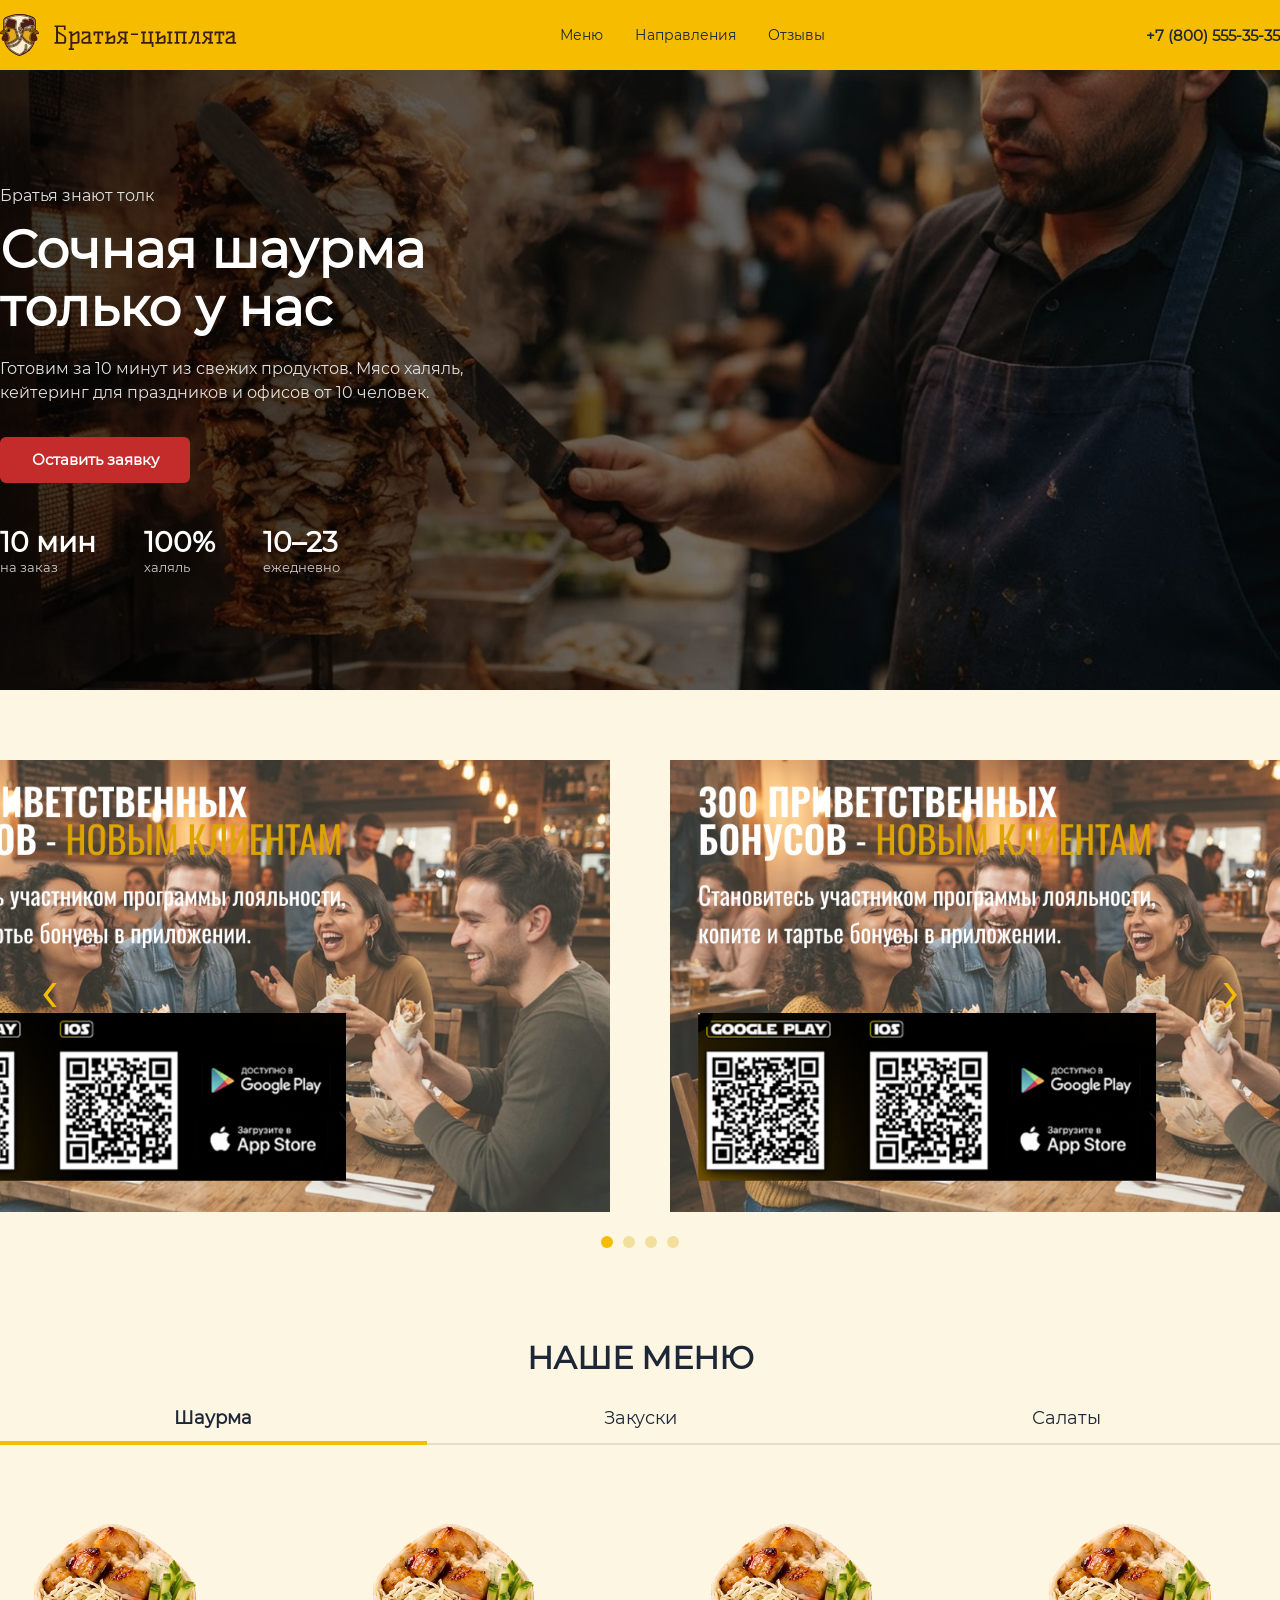
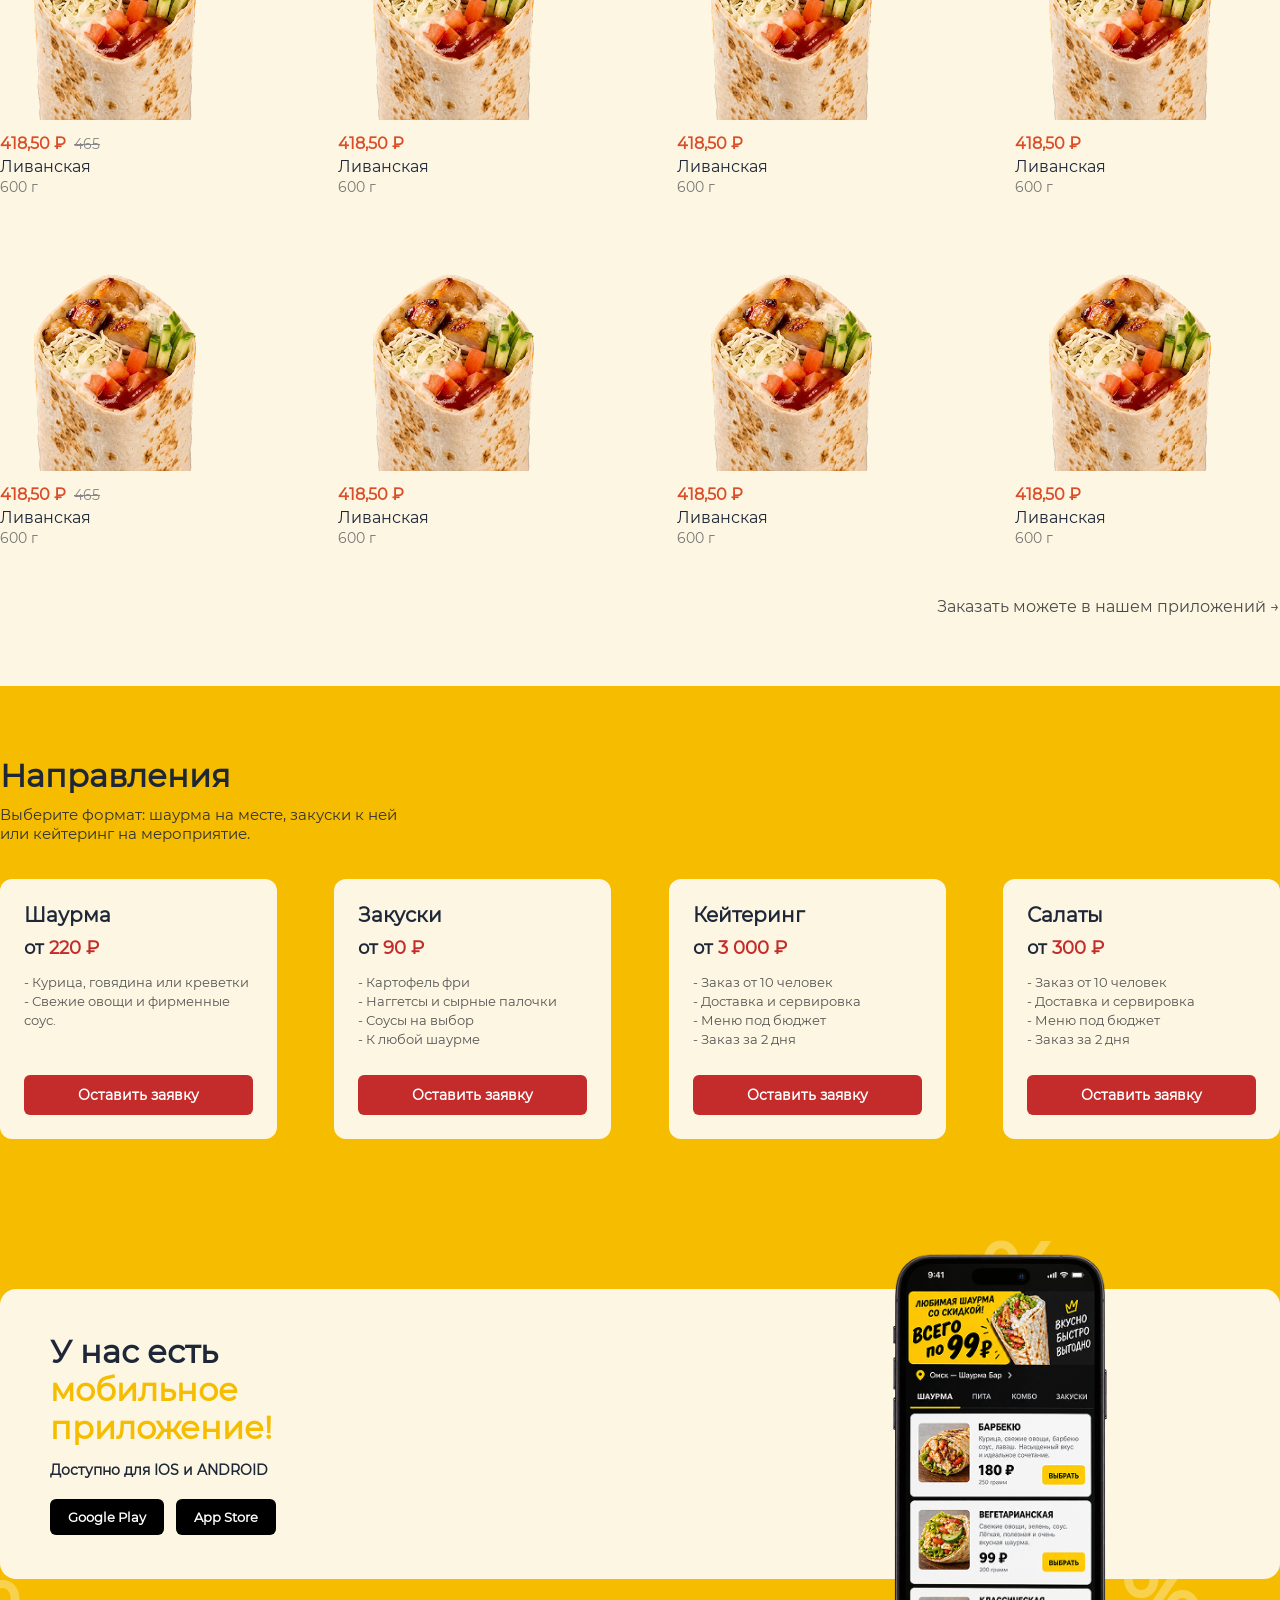
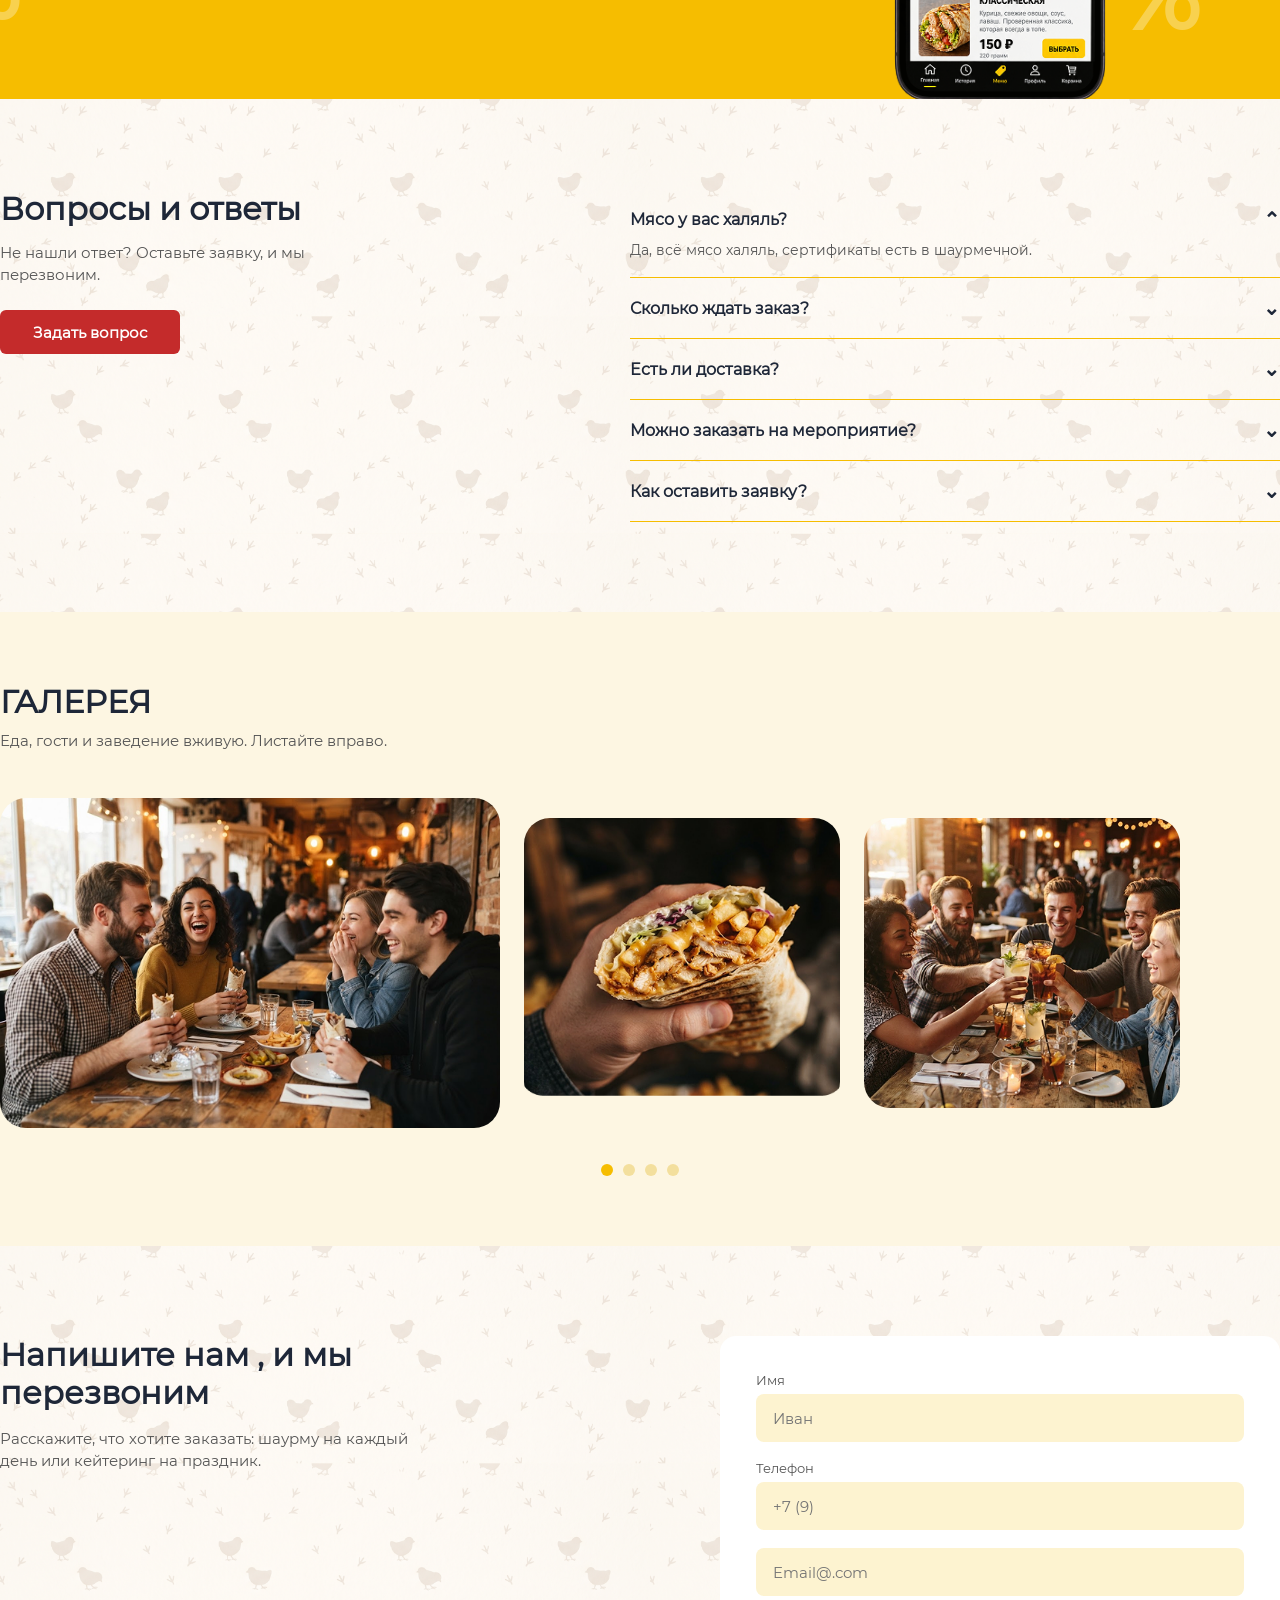
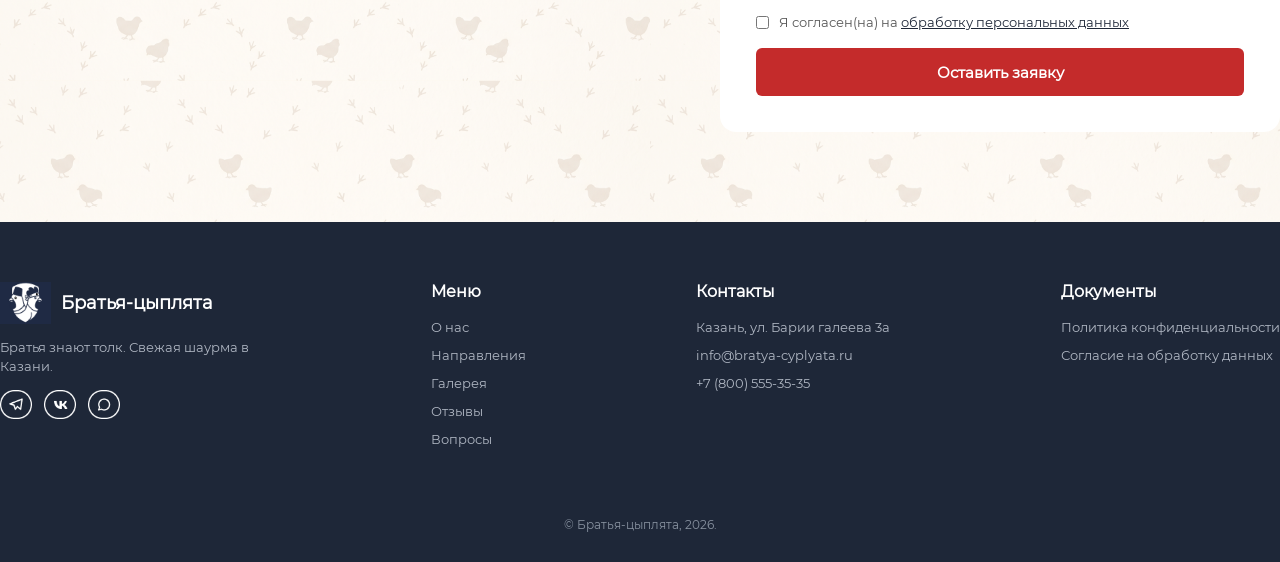
<file: index.html>
<!DOCTYPE html>
<html lang="ru">

<head>
    <meta charset="UTF-8">
    <meta name="viewport" content="width=device-width, initial-scale=1.0">
    <title>Братья-цыплята</title>
    <link rel="stylesheet" href="css/style.css">
    <link rel="shortcut icon" href="image/петуф.png" type="image/png">
</head>

<body>


    <header>
        <div class="header-block container">
            <a href="#" class="logo">
                <img src="image/лого.svg" alt="Логотип Братья-цыплята">
            </a>
            <nav>
                <a href="#menu">Меню</a>
                <a href="#directions">Направления</a>
                <a href="#gallery">Отзывы</a>
            </nav>
            <a href="tel:+78005553535" class="phone">+7 (800) 555-35-35</a>
        </div>
    </header>


    <main>

        <!-- Блок 1: Первый экран -->
        <section class="hero">
            <div class="hero-block container">
                <div class="hero-text">
                    <span>Братья знают толк</span>
                    <h1>Сочная шаурма<br>только у нас</h1>
                    <p>Готовим за 10 минут из свежих продуктов. Мясо халяль, кейтеринг для праздников и офисов от 10 человек.</p>
                    <a href="#feedback" class="btn">Оставить заявку</a>
                    <div class="hero-stats">
                        <div>
                            <strong>10 мин</strong>
                            <span>на заказ</span>
                        </div>
                        <div>
                            <strong>100%</strong>
                            <span>халяль</span>
                        </div>
                        <div>
                            <strong>10–23</strong>
                            <span>ежедневно</span>
                        </div>
                    </div>
                </div>
            </div>
        </section>

        <!-- Блок 2: Слайдер акций -->
        <section class="promo">
            <div class="promo-slider">
                <button type="button" class="arrow-left" onclick="movePromo(-1)">‹</button>



                <div class="promo-vce">
                    <div class="promo-reklama">
                        <img src="image/реклама.png" alt="">
                    </div>
                    <div class="promo-reklama">
                        <img src="image/реклама.png" alt="">
                    </div>
                    <div class="promo-reklama">
                        <img src="image/реклама.png" alt="">
                    </div>
                    <div class="promo-reklama">
                        <img src="image/реклама.png" alt="">
                    </div>
                    <div class="promo-reklama">
                        <img src="image/реклама.png" alt="">
                    </div>
                    <div class="promo-reklama">
                        <img src="image/реклама.png" alt="">
                    </div>
                </div>



                <button type="button" class="arrow-right" onclick="movePromo(1)">›</button>
            </div>



            <div class="promo-dots">
                <span class="active" onclick="setPromo(0)"></span>
                <span onclick="setPromo(1)"></span>
                <span onclick="setPromo(2)"></span>
                <span onclick="setPromo(3)"></span>
            </div>


        

        </section>

        <!-- Блок 3: Наше меню -->
        <section id="menu" class="menu container">
            <div class="title">
                <h2>НАШЕ МЕНЮ</h2>
            </div>



            <div class="menu-tabs">
                <button type="button" class="active" onclick="changeMenu(0)">Шаурма</button>
                <button type="button" onclick="changeMenu(1)">Закуски</button>
                <button type="button" onclick="changeMenu(2)">Салаты</button>
                <span class="tab-line"></span>
            </div>



            <div class="cards-block">


                <div class="card">
                    <img src="image/шаверма-1.png" alt="">
                    <div class="denga">
                        <b>418,50 ₽</b>
                        <s>465</s>
                    </div>
                    <h3>Ливанская</h3>
                    <p>600 г</p>
                </div>

                <div class="card">
                    <img src="image/шаверма-1.png" alt="">
                    <div class="denga">
                        <b>418,50 ₽</b>
                    </div>
                    <h3>Ливанская</h3>
                    <p>600 г</p>
                </div>

                <div class="card">
                    <img src="image/шаверма-1.png" alt="">
                    <div class="denga">
                        <b>418,50 ₽</b>
                    </div>
                    <h3>Ливанская</h3>
                    <p>600 г</p>
                </div>

                <div class="card">
                    <img src="image/шаверма-1.png" alt="">
                    <div class="denga">
                        <b>418,50 ₽</b>
                    </div>
                    <h3>Ливанская</h3>
                    <p>600 г</p>
                </div>

                <div class="card">
                    <img src="image/шаверма-1.png" alt="">
                    <div class="denga">
                        <b>418,50 ₽</b>
                        <s>465</s>
                    </div>
                    <h3>Ливанская</h3>
                    <p>600 г</p>
                </div>

                <div class="card">
                    <img src="image/шаверма-1.png" alt="">
                    <div class="denga">
                        <b>418,50 ₽</b>
                    </div>
                    <h3>Ливанская</h3>
                    <p>600 г</p>
                </div>

                <div class="card">
                    <img src="image/шаверма-1.png" alt="">
                    <div class="denga">
                        <b>418,50 ₽</b>
                    </div>
                    <h3>Ливанская</h3>
                    <p>600 г</p>
                </div>

                <div class="card">
                    <img src="image/шаверма-1.png" alt="">
                    <div class="denga">
                        <b>418,50 ₽</b>
                    </div>
                    <h3>Ливанская</h3>
                    <p>600 г</p>
                </div>


            </div>

            <div class="menu-prilozenie">
                <a href="#app">Заказать можете в нашем приложений →</a>
            </div>
        </section>

        <!-- Блок 4: Направления -->
        <section id="directions" class="napravlenie">
            <div class="container">
                <div class="title">
                    <h2>Направления</h2>
                    <p>Выберите формат: шаурма на месте, закуски к ней или кейтеринг на мероприятие.</p>
                </div>

                <div class="napravlenie-block">


                    <div class="napravlenie-card">
                        <div>
                            <h3>Шаурма</h3>
                            <h4>от <span>220 ₽</span></h4>
                            <p>- Курица, говядина или креветки<br>- Свежие овощи и фирменные соус.</p>
                        </div>
                        <a href="#feedback" class="btn">Оставить заявку</a>
                    </div>

                    <div class="napravlenie-card">
                        <div>
                            <h3>Закуски</h3>
                            <h4>от <span>90 ₽</span></h4>
                            <p>- Картофель фри<br>- Наггетсы и сырные палочки<br>- Соусы на выбор<br>- К любой шаурме</p>
                        </div>
                        <a href="#feedback" class="btn">Оставить заявку</a>
                    </div>

                    <div class="napravlenie-card">
                        <div>
                            <h3>Кейтеринг</h3>
                            <h4>от <span>3 000 ₽</span></h4>
                            <p>- Заказ от 10 человек<br>- Доставка и сервировка<br>- Меню под бюджет<br>- Заказ за 2 дня</p>
                        </div>
                        <a href="#feedback" class="btn">Оставить заявку</a>
                    </div>

                    <div class="napravlenie-card">
                        <div>
                            <h3>Салаты</h3>
                            <h4>от <span>300 ₽</span></h4>
                            <p>- Заказ от 10 человек<br>- Доставка и сервировка<br>- Меню под бюджет<br>- Заказ за 2 дня</p>
                        </div>
                        <a href="#feedback" class="btn">Оставить заявку</a>
                    </div>


                </div>
            </div>
        </section>

        <!-- Блок 5: Мобильное приложение -->
        <section id="app" class="app">
            <div class="app-block container">
                <span class="percent p1">%</span>
                <span class="percent p2">%</span>
                <span class="percent p3">%</span>
                <span class="percent p4">%</span>

                <div class="app-banner">
                    <div class="app-text">
                        <h2>У нас есть<br><span>мобильное<br>приложение!</span></h2>
                        <p>Доступно для IOS и ANDROID</p>
                        <div class="app-buttons">
                            <a href="#">Google Play</a>
                            <a href="#">App Store</a>
                        </div>
                    </div>
                    <div class="app-img">
                        <img src="image/шаурма-телефон.png" alt="приложение">
                    </div>
                </div>
            </div>
        </section>

        <!-- Блок 6: Вопросы и ответы -->
        <section id="faq" class="big-bymba">
            <div class="big-bymba-block container">
                <div class="big-bymba-left">
                    <h2>Вопросы и ответы</h2>
                    <p>Не нашли ответ? Оставьте заявку, и мы перезвоним.</p>
                    <a href="#feedback" class="btn">Задать вопрос</a>
                </div>

                <div class="big-bymba-right">
                    <div class="big-bymba-item open" onclick="toggleFaq(this)">
                        <div class="big-bymba-head">
                            <h3>Мясо у вас халяль?</h3>
                            <span>⌄</span>
                        </div>
                        <p>Да, всё мясо халяль, сертификаты есть в шаурмечной.</p>
                    </div>

                    <div class="big-bymba-item" onclick="toggleFaq(this)">
                        <div class="big-bymba-head">
                            <h3>Сколько ждать заказ?</h3>
                            <span>⌄</span>
                        </div>
                        <p>Готовим за 10 минут из свежих продуктов прямо при вас.</p>
                    </div>

                    <div class="big-bymba-item" onclick="toggleFaq(this)">
                        <div class="big-bymba-head">
                            <h3>Есть ли доставка?</h3>
                            <span>⌄</span>
                        </div>
                        <p>Да, доставляем горячую шаурму и закуски по всей Казани через наше приложение.</p>
                    </div>

                    <div class="big-bymba-item" onclick="toggleFaq(this)">
                        <div class="big-bymba-head">
                            <h3>Можно заказать на мероприятие?</h3>
                            <span>⌄</span>
                        </div>
                        <p>Да, организуем кейтеринг для праздников и офисов от 10 человек с доставкой и сервировкой.</p>
                    </div>

                    <div class="big-bymba-item" onclick="toggleFaq(this)">
                        <div class="big-bymba-head">
                            <h3>Как оставить заявку?</h3>
                            <span>⌄</span>
                        </div>
                        <p>Заполните форму ниже на сайте, и мы перезвоним вам в течение нескольких минут.</p>
                    </div>
                </div>
            </div>
        </section>

        <!-- Блок 7: Галерея -->
        <section id="gallery" class="gallery">
            <div class="container">
                <div class="title">
                    <h2>ГАЛЕРЕЯ</h2>
                    <p>Еда, гости и заведение вживую. Листайте вправо.</p>
                </div>

                <div class="gallery-slider">
                    <button type="button" class="arrow-left" onclick="moveGallery(-1)">‹</button>


                    <div class="gallery-window">
                        <div class="gallery-track">
                            <img src="image/Фото-гости.png" onerror="this.src='image/Group-65.png'" alt="" class="big" onclick="setGallery(0)">
                            <img src="image/Group-65.png" alt="" onclick="setGallery(1)">
                            <img src="image/Фото-тост.png" onerror="this.src='image/Group-65.png'" alt="" onclick="setGallery(2)">
                            <img src="image/Фото-гости.png" onerror="this.src='image/Group-65.png'" alt="" onclick="setGallery(3)">
                            <img src="image/Group-65.png" alt="" onclick="setGallery(0)">
                            <img src="image/Фото-тост.png" onerror="this.src='image/Group-65.png'" alt="" onclick="setGallery(1)">
                        </div>
                    </div>


                    <button type="button" class="arrow-right" onclick="moveGallery(1)">›</button>
                </div>

                <div class="gallery-dots">
                    <span class="active" onclick="setGallery(0)"></span>
                    <span onclick="setGallery(1)"></span>
                    <span onclick="setGallery(2)"></span>
                    <span onclick="setGallery(3)"></span>
                </div>
            </div>
        </section>

        <!-- Блок 8: Форма обратной связи -->
        <section id="feedback" class="feedback">
            <div class="feedback-block container">
                <div class="feedback-left">
                    <h2>Напишите нам , и мы перезвоним</h2>
                    <p>Расскажите, что хотите заказать: шаурму на каждый день или кейтеринг на праздник.</p>
                </div>



                <div class="feedback-right">
                    <form action="#" method="post">
                        <div class="field">
                            <label>Имя</label>
                            <input type="text" name="name" placeholder="Иван" required>
                        </div>

                        <div class="field">
                            <label>Телефон</label>
                            <input type="tel" name="phone" placeholder="+7 (9)" required>
                        </div>

                        <div class="field">
                            <input type="email" name="email" placeholder="Email@.com" required>
                        </div>

                        <label class="check">
                            <input type="checkbox" name="policy" required>
                            <span>Я согласен(на) на <a href="#">обработку персональных данных</a></span>
                        </label>

                        <button type="submit" class="btn">Оставить заявку</button>
                    </form>
                </div>




            </div>
        </section>

    </main>
    

    <!-- Блок 9: Подвал -->
    <footer>
        <div class="footer-block container">
            <div class="footer-logo">
                <a href="#" class="logo">
                    <img src="image/Group.png" alt="">
                    <span>Братья-цыплята</span>
                </a>
                <p>Братья знают толк. Свежая шаурма в Казани.</p>
                <div class="footer-img">
                    <a href="https://t.me/Mitkit0"><img src="image/social-telegram.png" alt=""></a>
                    <a href="image/стендоффчик.jpg"><img src="image/social-vk.png" alt=""></a>
                    <a href="https://yandex.ru/video/preview/5358267471053482284"><img src="image/social-whatsapp.png" alt=""></a>
                </div>
            </div>

            <div class="footer-col">
                <h3>Меню</h3>
                <a href="#menu">О нас</a>
                <a href="#directions">Направления</a>
                <a href="#gallery">Галерея</a>
                <a href="#gallery">Отзывы</a>
                <a href="#faq">Вопросы</a>
            </div>

            <div class="footer-col">
                <h3>Контакты</h3>
                <p>Казань, ул. Барии галеева 3а</p>
                <a href="mailto:info@bratya-cyplyata.ru">info@bratya-cyplyata.ru</a>
                <a href="tel:+78005553535">+7 (800) 555-35-35</a>
            </div>

            <div class="footer-col">
                <h3>Документы</h3>
                <a href="#">Политика конфиденциальности</a>
                <a href="#">Согласие на обработку данных</a>
            </div>
        </div>

        <div class="footer-bottom container">
            <p>© Братья-цыплята, 2026.</p>
        </div>
    </footer>

    <script>
        /* 1. Слайдер акций */
        let promoIndex = 0;

        function updatePromo() {
            const track = document.querySelector('.promo-track');
            const dots = document.querySelectorAll('.promo-dots span');
            const offset = (promoIndex - 1) * -810;
            track.style.transform = 'translateX(' + offset + 'px)';

            for (let i = 0; i < dots.length; i++) {
                dots[i].classList.remove('active');
            }
            dots[promoIndex].classList.add('active');
        }

        function movePromo(step) {
            promoIndex = promoIndex + step;
            if (promoIndex > 3) {
                promoIndex = 0;
            }
            if (promoIndex < 0) {
                promoIndex = 3;
            }
            updatePromo();
        }

        function setPromo(index) {
            promoIndex = index;
            updatePromo();
        }

        /* 2. Переключение вкладок меню */
        const menuData = [
            { name: 'Ливанская', price: '418,50 ₽', weight: '600 г' },
            { name: 'Сырные палочки', price: '190,00 ₽', weight: '250 г' },
            { name: 'Цезарь с курицей', price: '320,00 ₽', weight: '350 г' }
        ];

        function changeMenu(index) {
            const tabs = document.querySelectorAll('.menu-tabs button');
            const line = document.querySelector('.tab-line');
            const names = document.querySelectorAll('.card h3');
            const prices = document.querySelectorAll('.price b');
            const weights = document.querySelectorAll('.card p');

            for (let i = 0; i < tabs.length; i++) {
                tabs[i].classList.remove('active');
            }
            tabs[index].classList.add('active');
            line.style.left = (index * 33.333) + '%';

            for (let i = 0; i < names.length; i++) {
                names[i].textContent = menuData[index].name;
                prices[i].textContent = menuData[index].price;
                weights[i].textContent = menuData[index].weight;
            }
        }

        /* 3. Раскрытие вопросов FAQ */
        function toggleFaq(item) {
            item.classList.toggle('open');
        }

        /* 4. Слайдер галереи */
        let galleryIndex = 0;

        function updateGallery() {
            const track = document.querySelector('.gallery-track');
            const photos = document.querySelectorAll('.gallery-track img');
            const dots = document.querySelectorAll('.gallery-dots span');

            const offset = galleryIndex * -340;
            track.style.transform = 'translateX(' + offset + 'px)';

            for (let i = 0; i < photos.length; i++) {
                photos[i].classList.remove('big');
            }
            photos[galleryIndex].classList.add('big');

            for (let i = 0; i < dots.length; i++) {
                dots[i].classList.remove('active');
            }
            dots[galleryIndex].classList.add('active');
        }

        function moveGallery(step) {
            galleryIndex = galleryIndex + step;
            if (galleryIndex > 3) {
                galleryIndex = 0;
            }
            if (galleryIndex < 0) {
                galleryIndex = 3;
            }
            updateGallery();
        }

        function setGallery(index) {
            galleryIndex = index;
            updateGallery();
        }
    </script>

</body>

</html>
</file>
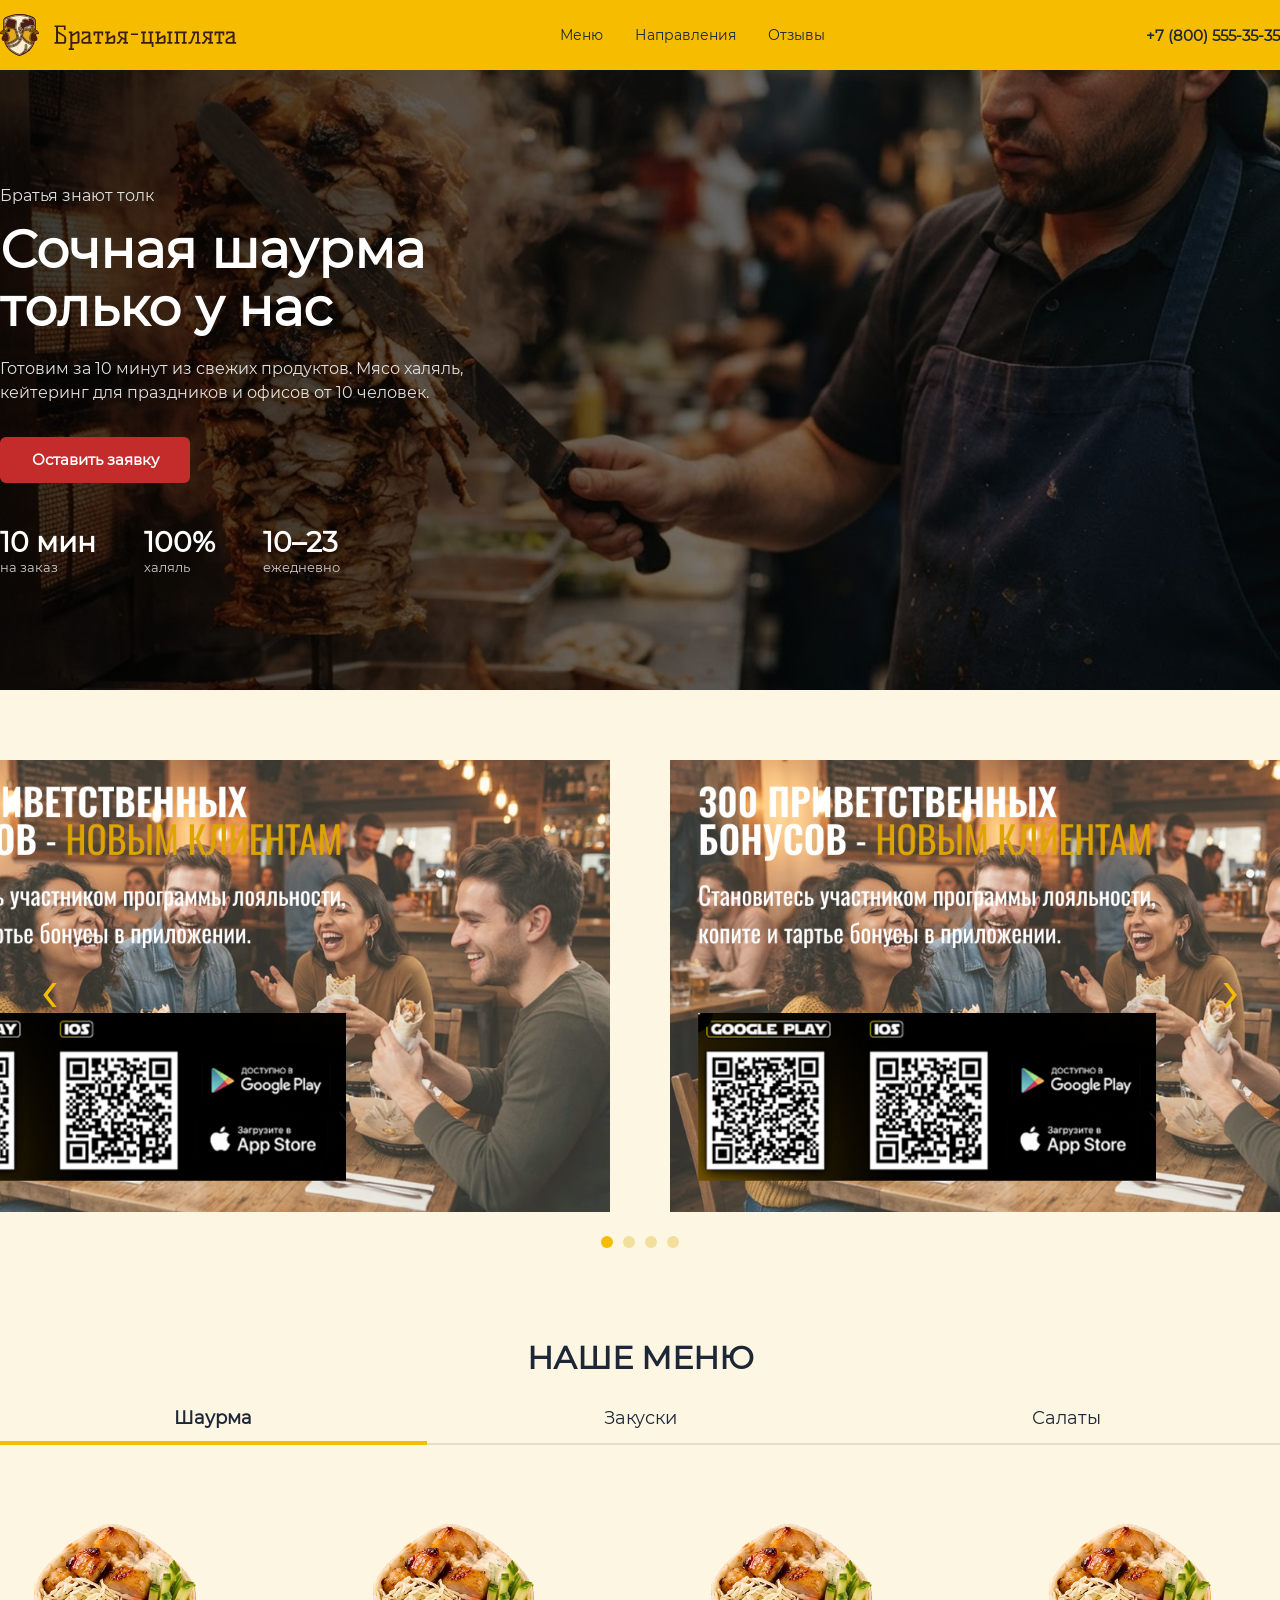
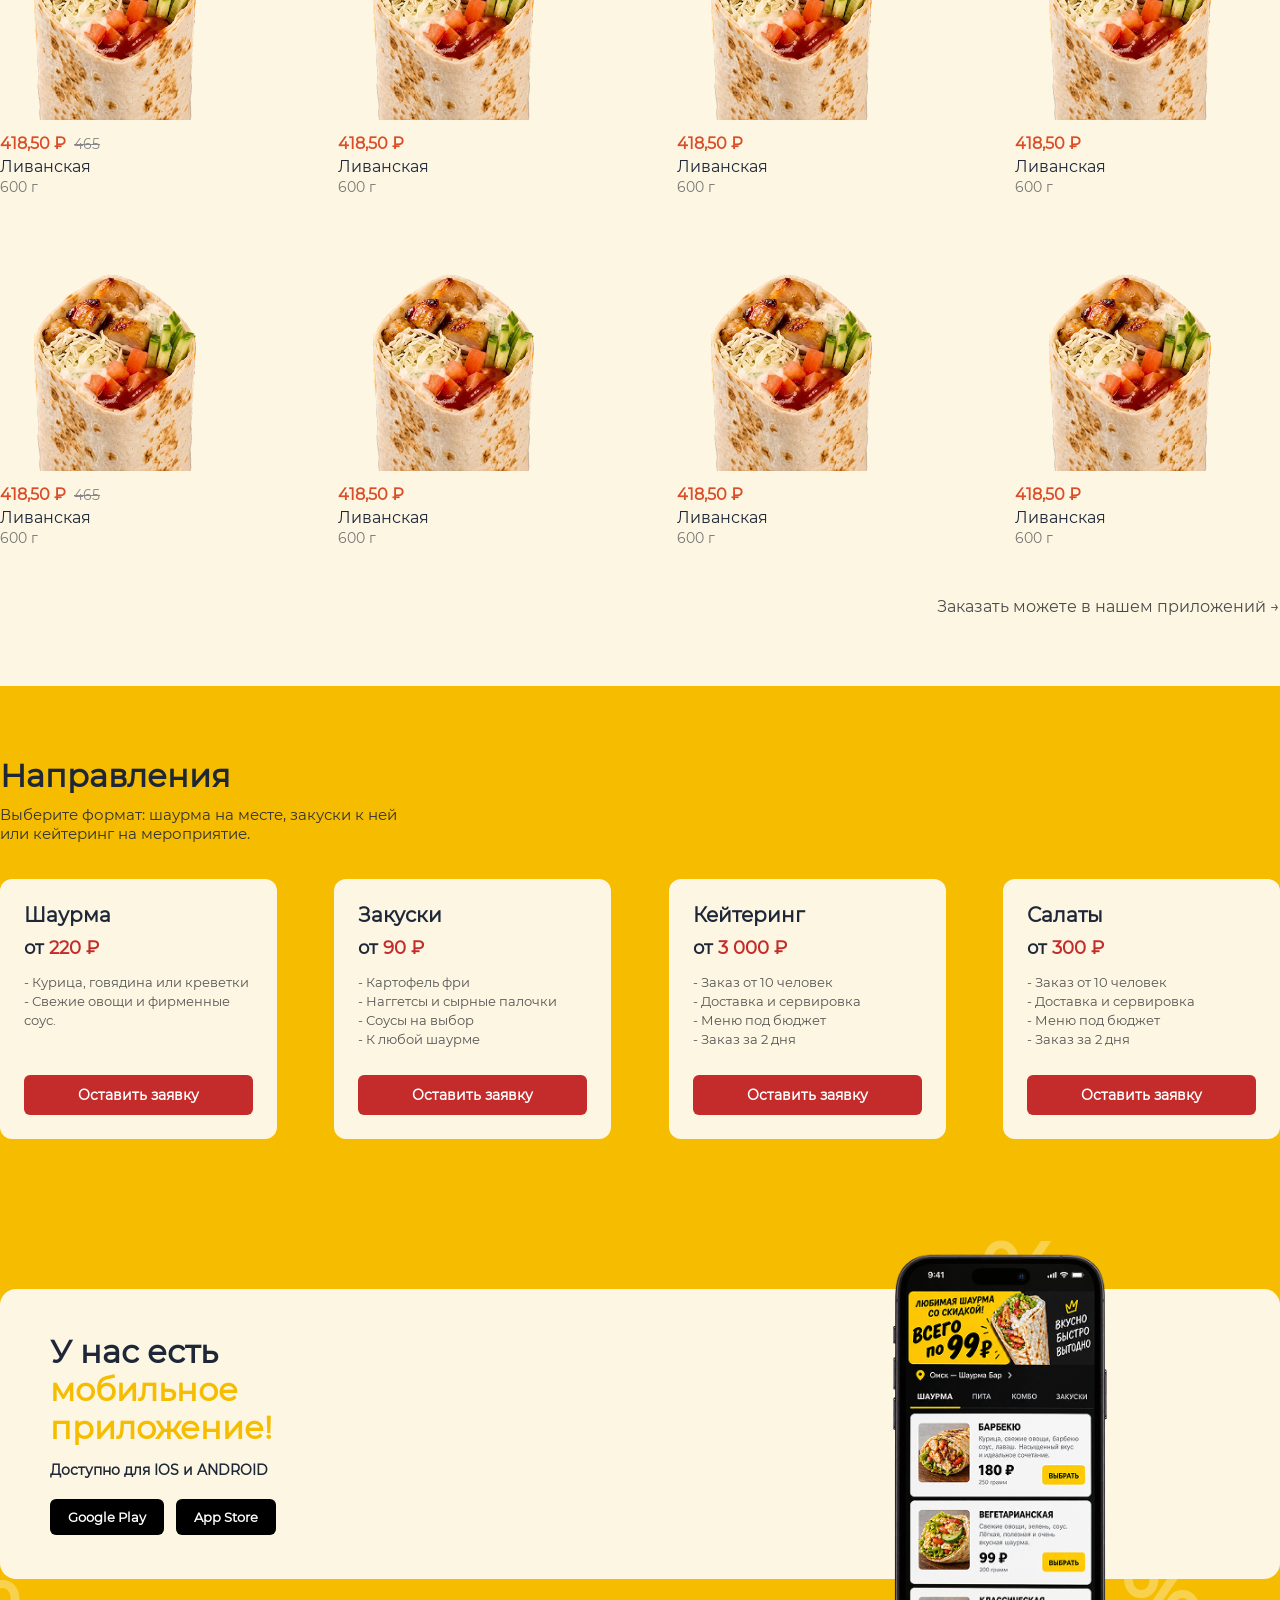
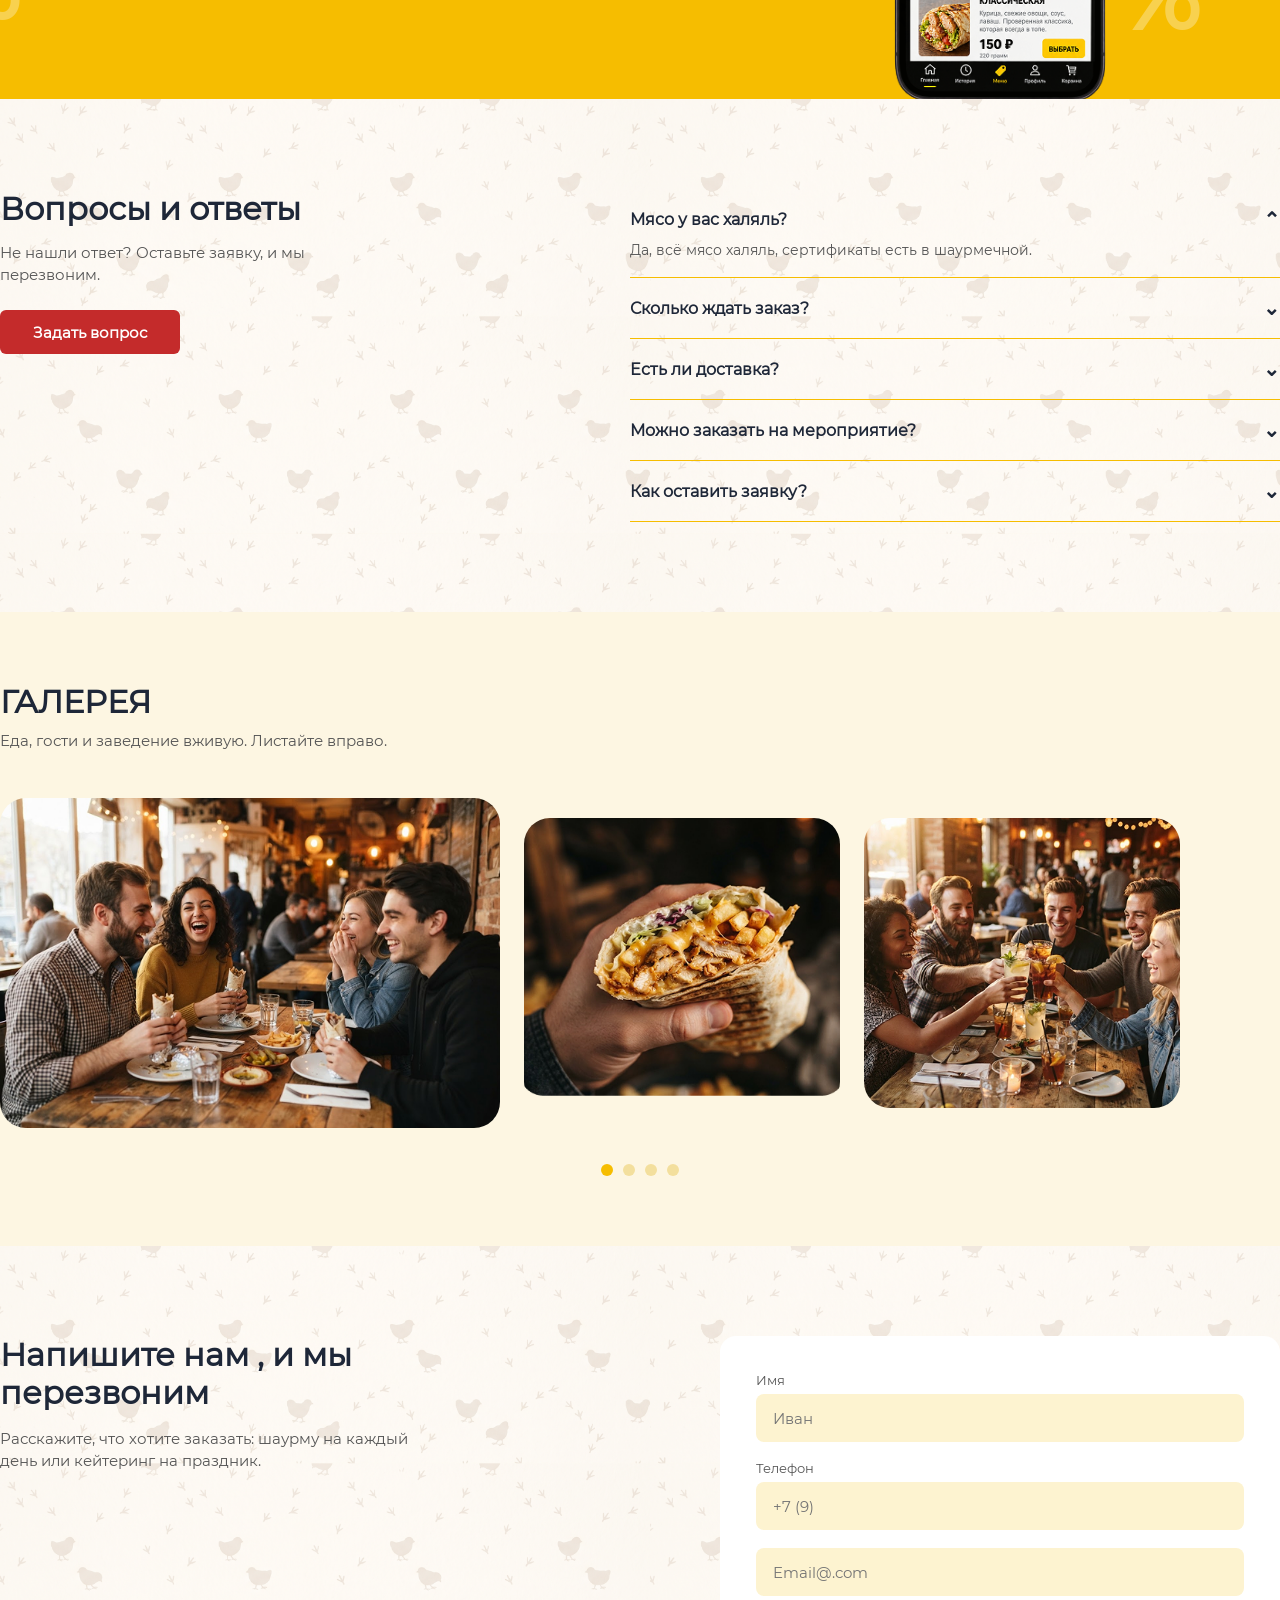
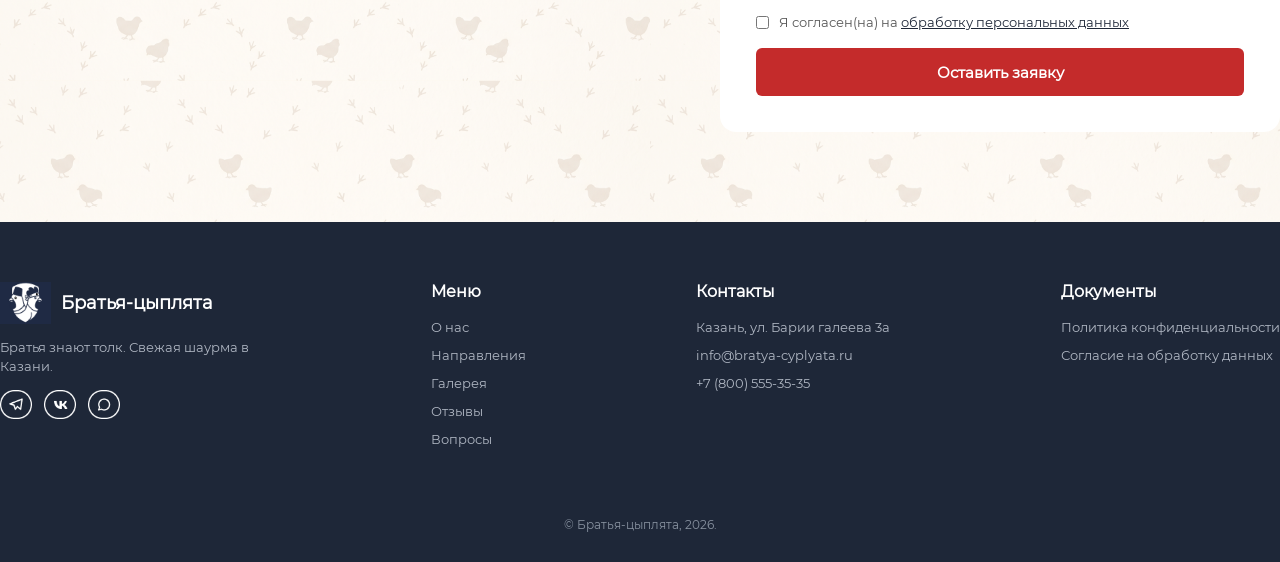
<file: братья цеплята/index.html>
<!DOCTYPE html>
<html lang="ru">

<head>
    <meta charset="UTF-8">
    <meta name="viewport" content="width=device-width, initial-scale=1.0">
    <title>Братья-цыплята</title>
    <link rel="stylesheet" href="css/style.css">
    <link rel="shortcut icon" href="image/петуф.png" type="image/png">
</head>

<body>


    <header>
        <div class="header-block container">
            <a href="#" class="logo">
                <img src="image/лого.svg" alt="Логотип Братья-цыплята">
            </a>
            <nav>
                <a href="#menu">Меню</a>
                <a href="#directions">Направления</a>
                <a href="#gallery">Отзывы</a>
            </nav>
            <a href="tel:+78005553535" class="phone">+7 (800) 555-35-35</a>
        </div>
    </header>


    <main>

        <!-- Блок 1: Первый экран -->
        <section class="hero">
            <div class="hero-block container">
                <div class="hero-text">
                    <span>Братья знают толк</span>
                    <h1>Сочная шаурма<br>только у нас</h1>
                    <p>Готовим за 10 минут из свежих продуктов. Мясо халяль, кейтеринг для праздников и офисов от 10 человек.</p>
                    <a href="#feedback" class="btn">Оставить заявку</a>
                    <div class="hero-stats">
                        <div>
                            <strong>10 мин</strong>
                            <span>на заказ</span>
                        </div>
                        <div>
                            <strong>100%</strong>
                            <span>халяль</span>
                        </div>
                        <div>
                            <strong>10–23</strong>
                            <span>ежедневно</span>
                        </div>
                    </div>
                </div>
            </div>
        </section>

        <!-- Блок 2: Слайдер акций -->
        <section class="promo">
            <div class="promo-slider">
                <button type="button" class="arrow-left" onclick="movePromo(-1)">‹</button>



                <div class="promo-vce">
                    <div class="promo-reklama">
                        <img src="image/реклама.png" alt="">
                    </div>
                    <div class="promo-reklama">
                        <img src="image/реклама.png" alt="">
                    </div>
                    <div class="promo-reklama">
                        <img src="image/реклама.png" alt="">
                    </div>
                    <div class="promo-reklama">
                        <img src="image/реклама.png" alt="">
                    </div>
                    <div class="promo-reklama">
                        <img src="image/реклама.png" alt="">
                    </div>
                    <div class="promo-reklama">
                        <img src="image/реклама.png" alt="">
                    </div>
                </div>



                <button type="button" class="arrow-right" onclick="movePromo(1)">›</button>
            </div>



            <div class="promo-dots">
                <span class="active" onclick="setPromo(0)"></span>
                <span onclick="setPromo(1)"></span>
                <span onclick="setPromo(2)"></span>
                <span onclick="setPromo(3)"></span>
            </div>


        

        </section>

        <!-- Блок 3: Наше меню -->
        <section id="menu" class="menu container">
            <div class="title">
                <h2>НАШЕ МЕНЮ</h2>
            </div>



            <div class="menu-tabs">
                <button type="button" class="active" onclick="changeMenu(0)">Шаурма</button>
                <button type="button" onclick="changeMenu(1)">Закуски</button>
                <button type="button" onclick="changeMenu(2)">Салаты</button>
                <span class="tab-line"></span>
            </div>



            <div class="cards-block">


                <div class="card">
                    <img src="image/шаверма-1.png" alt="">
                    <div class="denga">
                        <b>418,50 ₽</b>
                        <s>465</s>
                    </div>
                    <h3>Ливанская</h3>
                    <p>600 г</p>
                </div>

                <div class="card">
                    <img src="image/шаверма-1.png" alt="">
                    <div class="denga">
                        <b>418,50 ₽</b>
                    </div>
                    <h3>Ливанская</h3>
                    <p>600 г</p>
                </div>

                <div class="card">
                    <img src="image/шаверма-1.png" alt="">
                    <div class="denga">
                        <b>418,50 ₽</b>
                    </div>
                    <h3>Ливанская</h3>
                    <p>600 г</p>
                </div>

                <div class="card">
                    <img src="image/шаверма-1.png" alt="">
                    <div class="denga">
                        <b>418,50 ₽</b>
                    </div>
                    <h3>Ливанская</h3>
                    <p>600 г</p>
                </div>

                <div class="card">
                    <img src="image/шаверма-1.png" alt="">
                    <div class="denga">
                        <b>418,50 ₽</b>
                        <s>465</s>
                    </div>
                    <h3>Ливанская</h3>
                    <p>600 г</p>
                </div>

                <div class="card">
                    <img src="image/шаверма-1.png" alt="">
                    <div class="denga">
                        <b>418,50 ₽</b>
                    </div>
                    <h3>Ливанская</h3>
                    <p>600 г</p>
                </div>

                <div class="card">
                    <img src="image/шаверма-1.png" alt="">
                    <div class="denga">
                        <b>418,50 ₽</b>
                    </div>
                    <h3>Ливанская</h3>
                    <p>600 г</p>
                </div>

                <div class="card">
                    <img src="image/шаверма-1.png" alt="">
                    <div class="denga">
                        <b>418,50 ₽</b>
                    </div>
                    <h3>Ливанская</h3>
                    <p>600 г</p>
                </div>


            </div>

            <div class="menu-prilozenie">
                <a href="#app">Заказать можете в нашем приложений →</a>
            </div>
        </section>

        <!-- Блок 4: Направления -->
        <section id="directions" class="napravlenie">
            <div class="container">
                <div class="title">
                    <h2>Направления</h2>
                    <p>Выберите формат: шаурма на месте, закуски к ней или кейтеринг на мероприятие.</p>
                </div>

                <div class="napravlenie-block">


                    <div class="napravlenie-card">
                        <div>
                            <h3>Шаурма</h3>
                            <h4>от <span>220 ₽</span></h4>
                            <p>- Курица, говядина или креветки<br>- Свежие овощи и фирменные соус.</p>
                        </div>
                        <a href="#feedback" class="btn">Оставить заявку</a>
                    </div>

                    <div class="napravlenie-card">
                        <div>
                            <h3>Закуски</h3>
                            <h4>от <span>90 ₽</span></h4>
                            <p>- Картофель фри<br>- Наггетсы и сырные палочки<br>- Соусы на выбор<br>- К любой шаурме</p>
                        </div>
                        <a href="#feedback" class="btn">Оставить заявку</a>
                    </div>

                    <div class="napravlenie-card">
                        <div>
                            <h3>Кейтеринг</h3>
                            <h4>от <span>3 000 ₽</span></h4>
                            <p>- Заказ от 10 человек<br>- Доставка и сервировка<br>- Меню под бюджет<br>- Заказ за 2 дня</p>
                        </div>
                        <a href="#feedback" class="btn">Оставить заявку</a>
                    </div>

                    <div class="napravlenie-card">
                        <div>
                            <h3>Салаты</h3>
                            <h4>от <span>300 ₽</span></h4>
                            <p>- Заказ от 10 человек<br>- Доставка и сервировка<br>- Меню под бюджет<br>- Заказ за 2 дня</p>
                        </div>
                        <a href="#feedback" class="btn">Оставить заявку</a>
                    </div>


                </div>
            </div>
        </section>

        <!-- Блок 5: Мобильное приложение -->
        <section id="app" class="app">
            <div class="app-block container">
                <span class="percent p1">%</span>
                <span class="percent p2">%</span>
                <span class="percent p3">%</span>
                <span class="percent p4">%</span>

                <div class="app-banner">
                    <div class="app-text">
                        <h2>У нас есть<br><span>мобильное<br>приложение!</span></h2>
                        <p>Доступно для IOS и ANDROID</p>
                        <div class="app-buttons">
                            <a href="#">Google Play</a>
                            <a href="#">App Store</a>
                        </div>
                    </div>
                    <div class="app-img">
                        <img src="image/шаурма-телефон.png" alt="приложение">
                    </div>
                </div>
            </div>
        </section>

        <!-- Блок 6: Вопросы и ответы -->
        <section id="faq" class="big-bymba">
            <div class="big-bymba-block container">
                <div class="big-bymba-left">
                    <h2>Вопросы и ответы</h2>
                    <p>Не нашли ответ? Оставьте заявку, и мы перезвоним.</p>
                    <a href="#feedback" class="btn">Задать вопрос</a>
                </div>

                <div class="big-bymba-right">
                    <div class="big-bymba-item open" onclick="toggleFaq(this)">
                        <div class="big-bymba-head">
                            <h3>Мясо у вас халяль?</h3>
                            <span>⌄</span>
                        </div>
                        <p>Да, всё мясо халяль, сертификаты есть в шаурмечной.</p>
                    </div>

                    <div class="big-bymba-item" onclick="toggleFaq(this)">
                        <div class="big-bymba-head">
                            <h3>Сколько ждать заказ?</h3>
                            <span>⌄</span>
                        </div>
                        <p>Готовим за 10 минут из свежих продуктов прямо при вас.</p>
                    </div>

                    <div class="big-bymba-item" onclick="toggleFaq(this)">
                        <div class="big-bymba-head">
                            <h3>Есть ли доставка?</h3>
                            <span>⌄</span>
                        </div>
                        <p>Да, доставляем горячую шаурму и закуски по всей Казани через наше приложение.</p>
                    </div>

                    <div class="big-bymba-item" onclick="toggleFaq(this)">
                        <div class="big-bymba-head">
                            <h3>Можно заказать на мероприятие?</h3>
                            <span>⌄</span>
                        </div>
                        <p>Да, организуем кейтеринг для праздников и офисов от 10 человек с доставкой и сервировкой.</p>
                    </div>

                    <div class="big-bymba-item" onclick="toggleFaq(this)">
                        <div class="big-bymba-head">
                            <h3>Как оставить заявку?</h3>
                            <span>⌄</span>
                        </div>
                        <p>Заполните форму ниже на сайте, и мы перезвоним вам в течение нескольких минут.</p>
                    </div>
                </div>
            </div>
        </section>

        <!-- Блок 7: Галерея -->
        <section id="gallery" class="gallery">
            <div class="container">
                <div class="title">
                    <h2>ГАЛЕРЕЯ</h2>
                    <p>Еда, гости и заведение вживую. Листайте вправо.</p>
                </div>

                <div class="gallery-slider">
                    <button type="button" class="arrow-left" onclick="moveGallery(-1)">‹</button>


                    <div class="gallery-window">
                        <div class="gallery-track">
                            <img src="image/Фото-гости.png" onerror="this.src='image/Group-65.png'" alt="" class="big" onclick="setGallery(0)">
                            <img src="image/Group-65.png" alt="" onclick="setGallery(1)">
                            <img src="image/Фото-тост.png" onerror="this.src='image/Group-65.png'" alt="" onclick="setGallery(2)">
                            <img src="image/Фото-гости.png" onerror="this.src='image/Group-65.png'" alt="" onclick="setGallery(3)">
                            <img src="image/Group-65.png" alt="" onclick="setGallery(0)">
                            <img src="image/Фото-тост.png" onerror="this.src='image/Group-65.png'" alt="" onclick="setGallery(1)">
                        </div>
                    </div>


                    <button type="button" class="arrow-right" onclick="moveGallery(1)">›</button>
                </div>

                <div class="gallery-dots">
                    <span class="active" onclick="setGallery(0)"></span>
                    <span onclick="setGallery(1)"></span>
                    <span onclick="setGallery(2)"></span>
                    <span onclick="setGallery(3)"></span>
                </div>
            </div>
        </section>

        <!-- Блок 8: Форма обратной связи -->
        <section id="feedback" class="feedback">
            <div class="feedback-block container">
                <div class="feedback-left">
                    <h2>Напишите нам , и мы перезвоним</h2>
                    <p>Расскажите, что хотите заказать: шаурму на каждый день или кейтеринг на праздник.</p>
                </div>



                <div class="feedback-right">
                    <form action="#" method="post">
                        <div class="field">
                            <label>Имя</label>
                            <input type="text" name="name" placeholder="Иван" required>
                        </div>

                        <div class="field">
                            <label>Телефон</label>
                            <input type="tel" name="phone" placeholder="+7 (9)" required>
                        </div>

                        <div class="field">
                            <input type="email" name="email" placeholder="Email@.com" required>
                        </div>

                        <label class="check">
                            <input type="checkbox" name="policy" required>
                            <span>Я согласен(на) на <a href="#">обработку персональных данных</a></span>
                        </label>

                        <button type="submit" class="btn">Оставить заявку</button>
                    </form>
                </div>




            </div>
        </section>

    </main>

    <!-- Блок 9: Подвал -->
    <footer>
        <div class="footer-block container">
            <div class="footer-logo">
                <a href="#" class="logo">
                    <img src="image/Group.png" alt="">
                    <span>Братья-цыплята</span>
                </a>
                <p>Братья знают толк. Свежая шаурма в Казани.</p>
                <div class="footer-img">
                    <a href="https://t.me/Mitkit0"><img src="image/social-telegram.png" alt=""></a>
                    <a href="image/стендоффчик.jpg"><img src="image/social-vk.png" alt=""></a>
                    <a href="https://yandex.ru/video/preview/5358267471053482284"><img src="image/social-whatsapp.png" alt=""></a>
                </div>
            </div>

            <div class="footer-col">
                <h3>Меню</h3>
                <a href="#menu">О нас</a>
                <a href="#directions">Направления</a>
                <a href="#gallery">Галерея</a>
                <a href="#gallery">Отзывы</a>
                <a href="#faq">Вопросы</a>
            </div>

            <div class="footer-col">
                <h3>Контакты</h3>
                <p>Казань, ул. Барии галеева 3а</p>
                <a href="mailto:info@bratya-cyplyata.ru">info@bratya-cyplyata.ru</a>
                <a href="tel:+78005553535">+7 (800) 555-35-35</a>
            </div>

            <div class="footer-col">
                <h3>Документы</h3>
                <a href="#">Политика конфиденциальности</a>
                <a href="#">Согласие на обработку данных</a>
            </div>
        </div>

        <div class="footer-bottom container">
            <p>© Братья-цыплята, 2026.</p>
        </div>
    </footer>

    <script>
        /* 1. Слайдер акций */
        let promoIndex = 0;

        function updatePromo() {
            const track = document.querySelector('.promo-track');
            const dots = document.querySelectorAll('.promo-dots span');
            const offset = (promoIndex - 1) * -810;
            track.style.transform = 'translateX(' + offset + 'px)';

            for (let i = 0; i < dots.length; i++) {
                dots[i].classList.remove('active');
            }
            dots[promoIndex].classList.add('active');
        }

        function movePromo(step) {
            promoIndex = promoIndex + step;
            if (promoIndex > 3) {
                promoIndex = 0;
            }
            if (promoIndex < 0) {
                promoIndex = 3;
            }
            updatePromo();
        }

        function setPromo(index) {
            promoIndex = index;
            updatePromo();
        }

        /* 2. Переключение вкладок меню */
        const menuData = [
            { name: 'Ливанская', price: '418,50 ₽', weight: '600 г' },
            { name: 'Сырные палочки', price: '190,00 ₽', weight: '250 г' },
            { name: 'Цезарь с курицей', price: '320,00 ₽', weight: '350 г' }
        ];

        function changeMenu(index) {
            const tabs = document.querySelectorAll('.menu-tabs button');
            const line = document.querySelector('.tab-line');
            const names = document.querySelectorAll('.card h3');
            const prices = document.querySelectorAll('.price b');
            const weights = document.querySelectorAll('.card p');

            for (let i = 0; i < tabs.length; i++) {
                tabs[i].classList.remove('active');
            }
            tabs[index].classList.add('active');
            line.style.left = (index * 33.333) + '%';

            for (let i = 0; i < names.length; i++) {
                names[i].textContent = menuData[index].name;
                prices[i].textContent = menuData[index].price;
                weights[i].textContent = menuData[index].weight;
            }
        }

        /* 3. Раскрытие вопросов FAQ */
        function toggleFaq(item) {
            item.classList.toggle('open');
        }

        /* 4. Слайдер галереи */
        let galleryIndex = 0;

        function updateGallery() {
            const track = document.querySelector('.gallery-track');
            const photos = document.querySelectorAll('.gallery-track img');
            const dots = document.querySelectorAll('.gallery-dots span');

            const offset = galleryIndex * -340;
            track.style.transform = 'translateX(' + offset + 'px)';

            for (let i = 0; i < photos.length; i++) {
                photos[i].classList.remove('big');
            }
            photos[galleryIndex].classList.add('big');

            for (let i = 0; i < dots.length; i++) {
                dots[i].classList.remove('active');
            }
            dots[galleryIndex].classList.add('active');
        }

        function moveGallery(step) {
            galleryIndex = galleryIndex + step;
            if (galleryIndex > 3) {
                galleryIndex = 0;
            }
            if (galleryIndex < 0) {
                galleryIndex = 3;
            }
            updateGallery();
        }

        function setGallery(index) {
            galleryIndex = index;
            updateGallery();
        }
    </script>

</body>

</html>
</file>
<file: css/style.css>
* {
    margin: 0;
    padding: 0;
    box-sizing: border-box;
    text-decoration: none;
    transition: 0.5s;
    font-family: 'Montserrat-Regular';
}

@font-face {
    font-family: "Montserrat-Regular";
    src: url(/fonts/Montserrat-Regular.ttf);
}

@font-face {
    font-family:"Oswald" ;
    src: url(/fonts/Oswald.ttf);
}

body {
    background-color: #FDF6E2;
    color: #1E2738;
}

.container {
    max-width: 1320px;
    margin: 0 auto;
}

.btn {
    display: flex;
    justify-content: center;
    align-items: center;
    background-color: #C42B2B;
    color: white;
    border: none;
    border-radius: 6px;
    font-size: 15px;
    font-weight: bold;
    cursor: pointer;
}

.btn:hover {
    background-color: #A01F1F;
    transform: translateY(-10px);
}

.title h2 {
    font-size: 32px;
    font-weight: bold;
    margin-bottom: 10px;
}

.title p {
    font-size: 15px;
    color: #555555;
    margin-bottom: 36px;
}

/* Шапка */
header {
    position: fixed;
    top: 0;
    left: 0;
    width: 100%;
    height: 70px;
    background-color: #F6BD00;
    z-index: 100;
}

.header-block {
    display: flex;
    justify-content: space-between;
    align-items: center;
    height: 100%;
}

.logo img {
    height: 42px;
    display: block;
}

.logo:hover {
    transform: translateY(-5px);
}

nav {
    display: flex;
    gap: 32px;
}

nav a {
    font-size: 14px;
    color: #1E2738;
}

nav a:hover {
    color: #C42B2B;
    transform: translateY(-3px);
}

.phone {
    font-size: 15px;
    font-weight: bold;
    color: #1E2738;
}

.phone:hover {
    color: #C42B2B;
}

/* Блок 1: Первый экран */
main {
    padding-top: 70px;
}

.hero {
    height: 620px;
    background-color: #231F20;
    background: linear-gradient(90deg, rgba(0, 0, 0, 0.78) 0%, rgba(0, 0, 0, 0.35) 100%), url('../image/шаурмистер.png');
    background-size: cover;
    background-position: center;
}

.hero-block {
    display: flex;
    align-items: center;
    height: 100%;
}

.hero-text {
    width: 520px;
    color: white;
}

.hero-text span {
    font-size: 16px;
    color: #E0E0E0;
}

.hero-text h1 {
    font-size: 52px;
    line-height: 58px;
    margin: 16px 0 20px 0;
}

.hero-text p {
    font-size: 16px;
    line-height: 24px;
    color: #E0E0E0;
    margin-bottom: 32px;
}

.hero-text .btn {
    width: 190px;
    height: 46px;
    margin-bottom: 42px;
}

.hero-stats {
    display: flex;
    gap: 48px;
}

.hero-stats div {
    display: flex;
    flex-direction: column;
}

.hero-stats strong {
    font-size: 28px;
}

.hero-stats span {
    font-size: 13px;
    color: #CCCCCC;
}

/* Блок 2: Слайдер акций */
.promo {
    padding: 70px 0 40px;
    overflow: hidden;
}

.promo-slider {
    position: relative;
    display: flex;
    justify-content: center;
    align-items: center;
}

.promo-vce {
    display: flex;
    align-items: center;
    gap: 30px;
    transform: translateX(810px);
}

.promo-reklama {
    width: 780px;
    height: 452px;
    flex-shrink: 0;
    border-radius: 8px;
    overflow: hidden;
}

.promo-reklama:hover {
    transform: translateY(-10px);
}

.promo-reklama img {
    width: 100%;
    height: 100%;
    object-fit: contain;
    display: block;
}

.arrow-left,
.arrow-right {
    position: absolute;
    top: 42%;
    background: transparent;
    border: none;
    color: #F6BD00;
    font-size: 64px;
    cursor: pointer;
    z-index: 10;
}

.arrow-left:hover,
.arrow-right:hover {
    transform: translateY(-10px);
}

.arrow-left {
    left: 40px;
}

.arrow-right {
    right: 40px;
}

.promo-dots,
.gallery-dots {
    display: flex;
    justify-content: center;
    gap: 10px;
    margin-top: 24px;
}

.promo-dots span,
.gallery-dots span {
    width: 12px;
    height: 12px;
    border-radius: 50%;
    background-color: #F3DF9D;
    cursor: pointer;
}

.promo-dots .active,
.gallery-dots .active {
    background-color: #F6BD00;
}

/* Блок 3: Наше меню */
.menu {
    padding: 50px 0 70px;
}

.menu .title h2 {
    text-align: center;
    margin-bottom: 30px;
}

.menu-tabs {
    position: relative;
    display: flex;
    justify-content: space-between;
    border-bottom: 2px solid #E5DEC9;
    margin-bottom: 45px;
}

.menu-tabs button {
    flex: 1;
    padding-bottom: 14px;
    background: transparent;
    border: none;
    font-size: 18px;
    color: #1E2738;
    cursor: pointer;
}

.menu-tabs .active {
    font-weight: bold;
}

.tab-line {
    position: absolute;
    bottom: -2px;
    left: 0;
    width: 33.333%;
    height: 4px;
    background-color: #F6BD00;
}

.cards-block {
    display: flex;
    flex-wrap: wrap;
    justify-content: space-between;
    row-gap: 45px;
}

.card {
    width: 265px;
    display: flex;
    flex-direction: column;
    cursor: pointer;
}

.card img {
    width: 230px;
    height: 230px;
    object-fit: contain;
    margin-bottom: 14px;
}

.card img:hover {
    transform: translateY(-15px);
}

.denga {
    display: flex;
    align-items: center;
    gap: 8px;
    margin-bottom: 4px;
}

.denga b {
    font-size: 16px;
    color: #D94E28;
}

.denga s {
    font-size: 14px;
    color: #888888;
    text-decoration: line-through;
}

.card h3 {
    font-size: 16px;
    font-weight: normal;
    margin-bottom: 2px;
}

.card p {
    font-size: 14px;
    color: #777777;
}

.menu-prilozenie {
    display: flex;
    justify-content: flex-end;
    margin-top: 50px;
}

.menu-prilozenie a {
    font-size: 16px;
    color: #4A4A4A;
}

.menu-prilozenie a:hover {
    color: #C42B2B;
    transform: translateY(-5px);
}

/* Блок 4: Направления */
.napravlenie {
    background-color: #F6BD00;
    padding: 70px 0;
}

.napravlenie .title p {
    width: 420px;
    color: #333333;
}

.napravlenie-block {
    display: flex;
    justify-content: space-between;
    gap: 24px;
}

.napravlenie-card {
    width: 277px;
    min-height: 260px;
    background-color: #FDF6E2;
    border-radius: 12px;
    padding: 24px;
    display: flex;
    flex-direction: column;
    justify-content: space-between;
}

.napravlenie-card:hover {
    transform: translateY(-10px);
}

.napravlenie-card h3 {
    font-size: 20px;
    margin-bottom: 10px;
}

.napravlenie-card h4 {
    font-size: 18px;
    margin-bottom: 14px;
}

.napravlenie-card span {
    color: #C42B2B;
}

.napravlenie-card p {
    font-size: 13px;
    line-height: 19px;
    color: #555555;
    margin-bottom: 20px;
}

.napravlenie-card .btn {
    width: 100%;
    height: 40px;
    font-size: 14px;
}

/* Блок 5: Мобильное приложение */
.app {
    background-color: #F6BD00;
    padding: 80px 0 120px;
    position: relative;
    overflow: hidden;
}

.app-block {
    position: relative;
}

.percent {
    position: absolute;
    font-size: 96px;
    font-weight: bold;
    color: #FDF6E2;
    opacity: 0.35;
}

.p1 {
    top: -65px;
    left: -110px;
}

.p2 {
    bottom: -65px;
    left: -60px;
}

.p3 {
    top: -70px;
    right: 220px;
}

.p4 {
    bottom: -75px;
    right: 80px;
}

.app-banner {
    background-color: #FDF6E2;
    border-radius: 16px;
    height: 290px;
    padding: 40px 50px;
    display: flex;
    justify-content: space-between;
    align-items: center;
    position: relative;
}

.app-text {
    width: 340px;
}

.app-text h2 {
    font-size: 32px;
    line-height: 38px;
    margin-bottom: 14px;
}

.app-text span {
    color: #F6BD00;
}

.app-text p {
    font-size: 14px;
    font-weight: bold;
    margin-bottom: 20px;
}

.app-buttons {
    display: flex;
    gap: 12px;
}

.app-buttons a {
    background-color: black;
    color: white;
    font-size: 13px;
    font-weight: bold;
    padding: 10px 18px;
    border-radius: 6px;
}

.app-buttons a:hover {
    transform: translateY(-10px);
}

.app-img {
    position: absolute;
    right: 120px;
    top: -55px;
    width: 320px;
}

.app-img:hover {
    transform: translateY(-10px);
}

.app-img img {
    width: 100%;
}

/* Блок 6: Вопросы и ответы */
.big-bymba {
    padding: 90px 0;
    background-color: #FAF6F0;
    background: url('../image/патерн.png');
    background-size: 650px;
}

.big-bymba-block {
    display: flex;
    justify-content: space-between;
}

.big-bymba-left {
    width: 360px;
}

.big-bymba-left h2 {
    font-size: 32px;
    margin-bottom: 14px;
}

.big-bymba-left p {
    font-size: 15px;
    line-height: 22px;
    color: #555555;
    margin-bottom: 24px;
}

.big-bymba-left .btn {
    width: 180px;
    height: 44px;
}

.big-bymba-right {
    width: 650px;
}

.big-bymba-item {
    border-bottom: 1px solid #F6BD00;
    padding: 18px 0;
    cursor: pointer;
}

.big-bymba-head {
    display: flex;
    justify-content: space-between;
    align-items: center;
}

.big-bymba-head h3 {
    font-size: 16px;
}

.big-bymba span {
    font-size: 20px;
    font-weight: bold;
}

.big-bymba-item.open span {
    transform: rotate(180deg);
}

.big-bymba-item p {
    display: none;
    font-size: 14px;
    color: #555555;
    margin-top: 10px;
}

.big-bymba-item.open p {
    display: block;
}

/* Блок 7: Галерея */
.gallery {
    padding: 70px 0;
    overflow: hidden;
}

.gallery-slider {
    position: relative;
    display: flex;
    align-items: center;
}

.gallery-window {
    width: 1180px;
    overflow: hidden;
    padding: 12px 0;
}

.gallery-track {
    display: flex;
    align-items: center;
    gap: 24px;
}

.gallery-track img {
    width: 316px;
    height: 290px;
    flex-shrink: 0;
    object-fit: cover;
    border-radius: 26px;
    cursor: pointer;
}

.gallery-track img:hover {
    transform: translateY(-10px);
}

.gallery-track .big {
    width: 500px;
    height: 330px;
}

.gallery .arrow-left {
    left: -50px;
}

.gallery .arrow-right {
    right: -50px;
}

/* Блок 8: Форма обратной связи */
.feedback {
    padding: 90px 0;
    background-color: #FAF6F0;
    background: url('../image/патерн.png');
    background-size: 650px;
}

.feedback-block {
    display: flex;
    justify-content: space-between;
}

.feedback-left {
    width: 420px;
}

.feedback-left h2 {
    font-size: 32px;
    line-height: 38px;
    margin-bottom: 16px;
}

.feedback-left p {
    font-size: 15px;
    line-height: 22px;
    color: #555555;
}

.feedback-right {
    width: 560px;
    background-color: white;
    border-radius: 16px;
    padding: 36px;
}

.feedback-right form {
    display: flex;
    flex-direction: column;
    gap: 18px;
}

.field {
    display: flex;
    flex-direction: column;
    gap: 6px;
}

.field label {
    font-size: 13px;
    color: #555555;
}

.field input {
    width: 100%;
    height: 48px;
    background-color: #FDF3D0;
    border: 1px solid transparent;
    border-radius: 8px;
    padding: 0 16px;
    font-size: 15px;
}

.field input:focus {
    outline: none;
    background-color: white;
    border: 1px solid #1E2738;
}

.check {
    display: flex;
    align-items: center;
    gap: 10px;
    font-size: 13px;
    color: #555555;
    cursor: pointer;
}

.check a {
    color: #1E2738;
    text-decoration: underline;
}

.feedback-right .btn {
    width: 100%;
    height: 48px;
}

/* Блок 9: Подвал */
footer {
    background-color: #1E2738;
    color: white;
    padding: 60px 0 30px;
}

.footer-block {
    display: flex;
    justify-content: space-between;
    padding-bottom: 50px;
}

.footer-logo {
    width: 260px;
    display: flex;
    flex-direction: column;
    gap: 14px;
}

.footer-logo .logo {
    display: flex;
    align-items: center;
    gap: 10px;
    color: white;
    font-size: 18px;
    font-weight: bold;
}

.footer-logo p {
    font-size: 13px;
    line-height: 19px;
    color: #B0B7C3;
}

.footer-img {
    display: flex;
    gap: 12px;
}

.footer-img img {
    width: 32px;
}

.footer-img a:hover {
    transform: translateY(-10px);
}

.footer-col {
    display: flex;
    flex-direction: column;
    gap: 12px;
}

.footer-col h3 {
    font-size: 16px;
    margin-bottom: 6px;
}

.footer-col a,
.footer-col p {
    font-size: 13px;
    color: #B0B7C3;
}

.footer-col a:hover {
    color: #F6BD00;
}

.footer-bottom {
    text-align: center;
    padding-top: 20px;
    font-size: 12px;
    color: #8892A0;
}
</file>
<file: братья цеплята/css/style.css>
* {
    margin: 0;
    padding: 0;
    box-sizing: border-box;
    text-decoration: none;
    transition: 0.5s;
    font-family: 'Montserrat-Regular';
}

@font-face {
    font-family: "Montserrat-Regular";
    src: url(/fonts/Montserrat-Regular.ttf);
}

@font-face {
    font-family:"Oswald" ;
    src: url(/fonts/Oswald.ttf);
}

body {
    background-color: #FDF6E2;
    color: #1E2738;
}

.container {
    max-width: 1320px;
    margin: 0 auto;
}

.btn {
    display: flex;
    justify-content: center;
    align-items: center;
    background-color: #C42B2B;
    color: white;
    border: none;
    border-radius: 6px;
    font-size: 15px;
    font-weight: bold;
    cursor: pointer;
}

.btn:hover {
    background-color: #A01F1F;
    transform: translateY(-10px);
}

.title h2 {
    font-size: 32px;
    font-weight: bold;
    margin-bottom: 10px;
}

.title p {
    font-size: 15px;
    color: #555555;
    margin-bottom: 36px;
}

/* Шапка */
header {
    position: fixed;
    top: 0;
    left: 0;
    width: 100%;
    height: 70px;
    background-color: #F6BD00;
    z-index: 100;
}

.header-block {
    display: flex;
    justify-content: space-between;
    align-items: center;
    height: 100%;
}

.logo img {
    height: 42px;
    display: block;
}

.logo:hover {
    transform: translateY(-5px);
}

nav {
    display: flex;
    gap: 32px;
}

nav a {
    font-size: 14px;
    color: #1E2738;
}

nav a:hover {
    color: #C42B2B;
    transform: translateY(-3px);
}

.phone {
    font-size: 15px;
    font-weight: bold;
    color: #1E2738;
}

.phone:hover {
    color: #C42B2B;
}

/* Блок 1: Первый экран */
main {
    padding-top: 70px;
}

.hero {
    height: 620px;
    background-color: #231F20;
    background: linear-gradient(90deg, rgba(0, 0, 0, 0.78) 0%, rgba(0, 0, 0, 0.35) 100%), url('../image/шаурмистер.png');
    background-size: cover;
    background-position: center;
}

.hero-block {
    display: flex;
    align-items: center;
    height: 100%;
}

.hero-text {
    width: 520px;
    color: white;
}

.hero-text span {
    font-size: 16px;
    color: #E0E0E0;
}

.hero-text h1 {
    font-size: 52px;
    line-height: 58px;
    margin: 16px 0 20px 0;
}

.hero-text p {
    font-size: 16px;
    line-height: 24px;
    color: #E0E0E0;
    margin-bottom: 32px;
}

.hero-text .btn {
    width: 190px;
    height: 46px;
    margin-bottom: 42px;
}

.hero-stats {
    display: flex;
    gap: 48px;
}

.hero-stats div {
    display: flex;
    flex-direction: column;
}

.hero-stats strong {
    font-size: 28px;
}

.hero-stats span {
    font-size: 13px;
    color: #CCCCCC;
}

/* Блок 2: Слайдер акций */
.promo {
    padding: 70px 0 40px;
    overflow: hidden;
}

.promo-slider {
    position: relative;
    display: flex;
    justify-content: center;
    align-items: center;
}

.promo-vce {
    display: flex;
    align-items: center;
    gap: 30px;
    transform: translateX(810px);
}

.promo-reklama {
    width: 780px;
    height: 452px;
    flex-shrink: 0;
    border-radius: 8px;
    overflow: hidden;
}

.promo-reklama:hover {
    transform: translateY(-10px);
}

.promo-reklama img {
    width: 100%;
    height: 100%;
    object-fit: contain;
    display: block;
}

.arrow-left,
.arrow-right {
    position: absolute;
    top: 42%;
    background: transparent;
    border: none;
    color: #F6BD00;
    font-size: 64px;
    cursor: pointer;
    z-index: 10;
}

.arrow-left:hover,
.arrow-right:hover {
    transform: translateY(-10px);
}

.arrow-left {
    left: 40px;
}

.arrow-right {
    right: 40px;
}

.promo-dots,
.gallery-dots {
    display: flex;
    justify-content: center;
    gap: 10px;
    margin-top: 24px;
}

.promo-dots span,
.gallery-dots span {
    width: 12px;
    height: 12px;
    border-radius: 50%;
    background-color: #F3DF9D;
    cursor: pointer;
}

.promo-dots .active,
.gallery-dots .active {
    background-color: #F6BD00;
}

/* Блок 3: Наше меню */
.menu {
    padding: 50px 0 70px;
}

.menu .title h2 {
    text-align: center;
    margin-bottom: 30px;
}

.menu-tabs {
    position: relative;
    display: flex;
    justify-content: space-between;
    border-bottom: 2px solid #E5DEC9;
    margin-bottom: 45px;
}

.menu-tabs button {
    flex: 1;
    padding-bottom: 14px;
    background: transparent;
    border: none;
    font-size: 18px;
    color: #1E2738;
    cursor: pointer;
}

.menu-tabs .active {
    font-weight: bold;
}

.tab-line {
    position: absolute;
    bottom: -2px;
    left: 0;
    width: 33.333%;
    height: 4px;
    background-color: #F6BD00;
}

.cards-block {
    display: flex;
    flex-wrap: wrap;
    justify-content: space-between;
    row-gap: 45px;
}

.card {
    width: 265px;
    display: flex;
    flex-direction: column;
    cursor: pointer;
}

.card img {
    width: 230px;
    height: 230px;
    object-fit: contain;
    margin-bottom: 14px;
}

.card img:hover {
    transform: translateY(-15px);
}

.denga {
    display: flex;
    align-items: center;
    gap: 8px;
    margin-bottom: 4px;
}

.denga b {
    font-size: 16px;
    color: #D94E28;
}

.denga s {
    font-size: 14px;
    color: #888888;
    text-decoration: line-through;
}

.card h3 {
    font-size: 16px;
    font-weight: normal;
    margin-bottom: 2px;
}

.card p {
    font-size: 14px;
    color: #777777;
}

.menu-prilozenie {
    display: flex;
    justify-content: flex-end;
    margin-top: 50px;
}

.menu-prilozenie a {
    font-size: 16px;
    color: #4A4A4A;
}

.menu-prilozenie a:hover {
    color: #C42B2B;
    transform: translateY(-5px);
}

/* Блок 4: Направления */
.napravlenie {
    background-color: #F6BD00;
    padding: 70px 0;
}

.napravlenie .title p {
    width: 420px;
    color: #333333;
}

.napravlenie-block {
    display: flex;
    justify-content: space-between;
    gap: 24px;
}

.napravlenie-card {
    width: 277px;
    min-height: 260px;
    background-color: #FDF6E2;
    border-radius: 12px;
    padding: 24px;
    display: flex;
    flex-direction: column;
    justify-content: space-between;
}

.napravlenie-card:hover {
    transform: translateY(-10px);
}

.napravlenie-card h3 {
    font-size: 20px;
    margin-bottom: 10px;
}

.napravlenie-card h4 {
    font-size: 18px;
    margin-bottom: 14px;
}

.napravlenie-card span {
    color: #C42B2B;
}

.napravlenie-card p {
    font-size: 13px;
    line-height: 19px;
    color: #555555;
    margin-bottom: 20px;
}

.napravlenie-card .btn {
    width: 100%;
    height: 40px;
    font-size: 14px;
}

/* Блок 5: Мобильное приложение */
.app {
    background-color: #F6BD00;
    padding: 80px 0 120px;
    position: relative;
    overflow: hidden;
}

.app-block {
    position: relative;
}

.percent {
    position: absolute;
    font-size: 96px;
    font-weight: bold;
    color: #FDF6E2;
    opacity: 0.35;
}

.p1 {
    top: -65px;
    left: -110px;
}

.p2 {
    bottom: -65px;
    left: -60px;
}

.p3 {
    top: -70px;
    right: 220px;
}

.p4 {
    bottom: -75px;
    right: 80px;
}

.app-banner {
    background-color: #FDF6E2;
    border-radius: 16px;
    height: 290px;
    padding: 40px 50px;
    display: flex;
    justify-content: space-between;
    align-items: center;
    position: relative;
}

.app-text {
    width: 340px;
}

.app-text h2 {
    font-size: 32px;
    line-height: 38px;
    margin-bottom: 14px;
}

.app-text span {
    color: #F6BD00;
}

.app-text p {
    font-size: 14px;
    font-weight: bold;
    margin-bottom: 20px;
}

.app-buttons {
    display: flex;
    gap: 12px;
}

.app-buttons a {
    background-color: black;
    color: white;
    font-size: 13px;
    font-weight: bold;
    padding: 10px 18px;
    border-radius: 6px;
}

.app-buttons a:hover {
    transform: translateY(-10px);
}

.app-img {
    position: absolute;
    right: 120px;
    top: -55px;
    width: 320px;
}

.app-img:hover {
    transform: translateY(-10px);
}

.app-img img {
    width: 100%;
}

/* Блок 6: Вопросы и ответы */
.big-bymba {
    padding: 90px 0;
    background-color: #FAF6F0;
    background: url('../image/патерн.png');
    background-size: 650px;
}

.big-bymba-block {
    display: flex;
    justify-content: space-between;
}

.big-bymba-left {
    width: 360px;
}

.big-bymba-left h2 {
    font-size: 32px;
    margin-bottom: 14px;
}

.big-bymba-left p {
    font-size: 15px;
    line-height: 22px;
    color: #555555;
    margin-bottom: 24px;
}

.big-bymba-left .btn {
    width: 180px;
    height: 44px;
}

.big-bymba-right {
    width: 650px;
}

.big-bymba-item {
    border-bottom: 1px solid #F6BD00;
    padding: 18px 0;
    cursor: pointer;
}

.big-bymba-head {
    display: flex;
    justify-content: space-between;
    align-items: center;
}

.big-bymba-head h3 {
    font-size: 16px;
}

.big-bymba span {
    font-size: 20px;
    font-weight: bold;
}

.big-bymba-item.open span {
    transform: rotate(180deg);
}

.big-bymba-item p {
    display: none;
    font-size: 14px;
    color: #555555;
    margin-top: 10px;
}

.big-bymba-item.open p {
    display: block;
}

/* Блок 7: Галерея */
.gallery {
    padding: 70px 0;
    overflow: hidden;
}

.gallery-slider {
    position: relative;
    display: flex;
    align-items: center;
}

.gallery-window {
    width: 1180px;
    overflow: hidden;
    padding: 12px 0;
}

.gallery-track {
    display: flex;
    align-items: center;
    gap: 24px;
}

.gallery-track img {
    width: 316px;
    height: 290px;
    flex-shrink: 0;
    object-fit: cover;
    border-radius: 26px;
    cursor: pointer;
}

.gallery-track img:hover {
    transform: translateY(-10px);
}

.gallery-track .big {
    width: 500px;
    height: 330px;
}

.gallery .arrow-left {
    left: -50px;
}

.gallery .arrow-right {
    right: -50px;
}

/* Блок 8: Форма обратной связи */
.feedback {
    padding: 90px 0;
    background-color: #FAF6F0;
    background: url('../image/патерн.png');
    background-size: 650px;
}

.feedback-block {
    display: flex;
    justify-content: space-between;
}

.feedback-left {
    width: 420px;
}

.feedback-left h2 {
    font-size: 32px;
    line-height: 38px;
    margin-bottom: 16px;
}

.feedback-left p {
    font-size: 15px;
    line-height: 22px;
    color: #555555;
}

.feedback-right {
    width: 560px;
    background-color: white;
    border-radius: 16px;
    padding: 36px;
}

.feedback-right form {
    display: flex;
    flex-direction: column;
    gap: 18px;
}

.field {
    display: flex;
    flex-direction: column;
    gap: 6px;
}

.field label {
    font-size: 13px;
    color: #555555;
}

.field input {
    width: 100%;
    height: 48px;
    background-color: #FDF3D0;
    border: 1px solid transparent;
    border-radius: 8px;
    padding: 0 16px;
    font-size: 15px;
}

.field input:focus {
    outline: none;
    background-color: white;
    border: 1px solid #1E2738;
}

.check {
    display: flex;
    align-items: center;
    gap: 10px;
    font-size: 13px;
    color: #555555;
    cursor: pointer;
}

.check a {
    color: #1E2738;
    text-decoration: underline;
}

.feedback-right .btn {
    width: 100%;
    height: 48px;
}

/* Блок 9: Подвал */
footer {
    background-color: #1E2738;
    color: white;
    padding: 60px 0 30px;
}

.footer-block {
    display: flex;
    justify-content: space-between;
    padding-bottom: 50px;
}

.footer-logo {
    width: 260px;
    display: flex;
    flex-direction: column;
    gap: 14px;
}

.footer-logo .logo {
    display: flex;
    align-items: center;
    gap: 10px;
    color: white;
    font-size: 18px;
    font-weight: bold;
}

.footer-logo p {
    font-size: 13px;
    line-height: 19px;
    color: #B0B7C3;
}

.footer-img {
    display: flex;
    gap: 12px;
}

.footer-img img {
    width: 32px;
}

.footer-img a:hover {
    transform: translateY(-10px);
}

.footer-col {
    display: flex;
    flex-direction: column;
    gap: 12px;
}

.footer-col h3 {
    font-size: 16px;
    margin-bottom: 6px;
}

.footer-col a,
.footer-col p {
    font-size: 13px;
    color: #B0B7C3;
}

.footer-col a:hover {
    color: #F6BD00;
}

.footer-bottom {
    text-align: center;
    padding-top: 20px;
    font-size: 12px;
    color: #8892A0;
}
</file>
